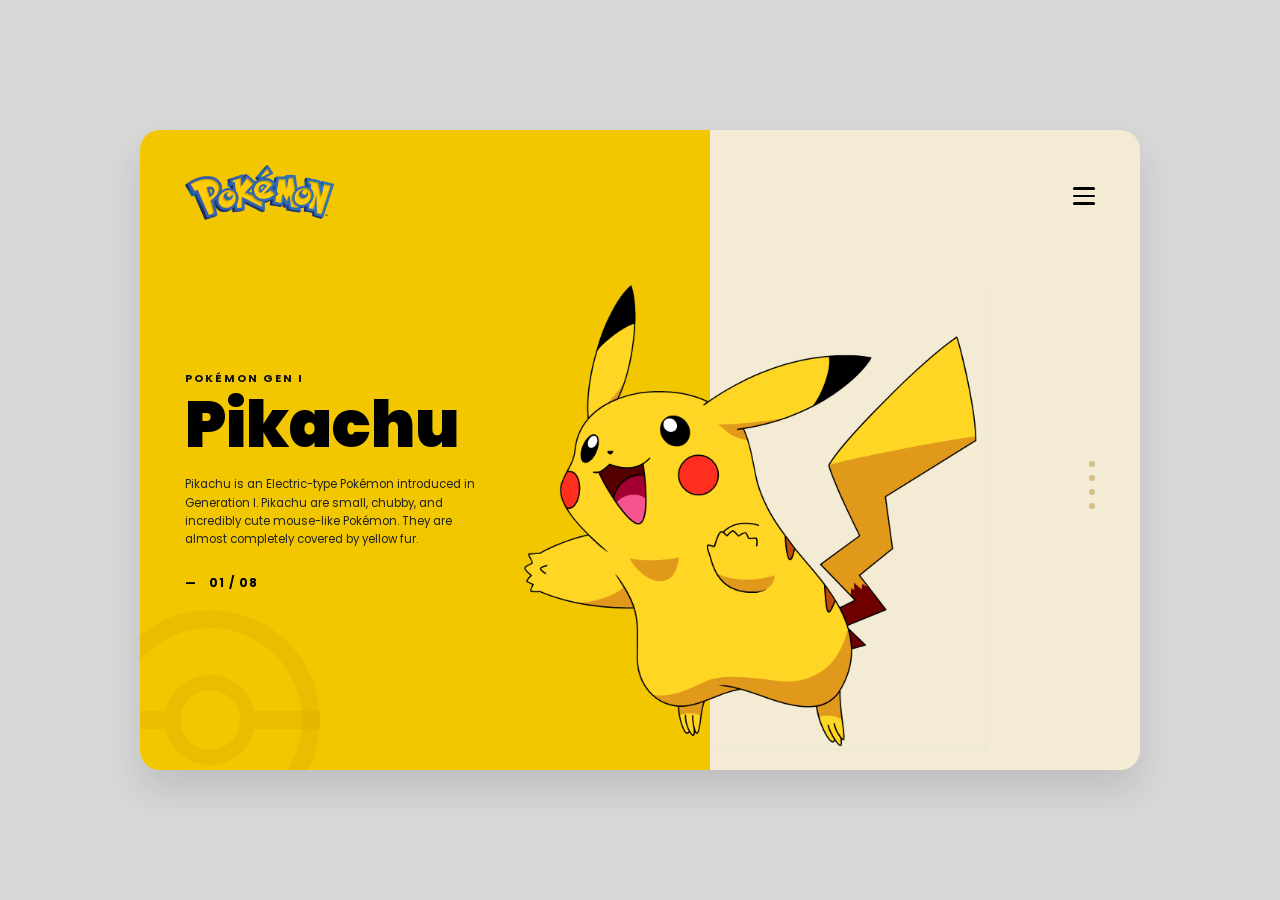
<file: Assignment_1/index.html>
<!DOCTYPE html>
<html lang="en">
<head>
  <meta charset="UTF-8" />
  <meta name="viewport" content="width=device-width, initial-scale=1.0"/>
  <title>Pokémon - Pikachu</title>
  <link href="https://fonts.googleapis.com/css2?family=Poppins:wght@400;600;700;800;900&display=swap" rel="stylesheet">
  <link rel="stylesheet" href="style.css">
</head>
<body>

  <div id="card">

    <div id="navbar">
      <div id="brand-logo"><img height="55px" width="auto" src="pngegg.png" alt="Pokémon"></div>
      <div id="hamburger-menu">
        <span></span>
        <span></span>
        <span></span>
      </div>
    </div>

    <div id="content-area">
      <div id="text-content">
        <p id="sub-heading">Pokémon Gen I</p>
        <h1 id="main-title">Pikachu</h1>
        <p id="description">
          Pikachu is an Electric-type Pokémon introduced in Generation I. Pikachu are small, chubby, and incredibly cute mouse-like Pokémon. They are almost completely covered by yellow fur.
        </p>
        <p id="pagination">— &nbsp; 01 / 08</p>
      </div>

      <img 
        src="pokemon_PNG26.png" 
        alt="Pikachu" 
        id="pikachu-img"
      />

      <div id="dots-nav">
        <div id="dot active"></div>
        <div id="dot"></div>
        <div id="dot"></div>
        <div id="dot"></div>
        <div id="dot"></div>
      </div>
    </div>

    <div id="pokeball-watermark"></div>
  </div>

</body>
</html>
</file>
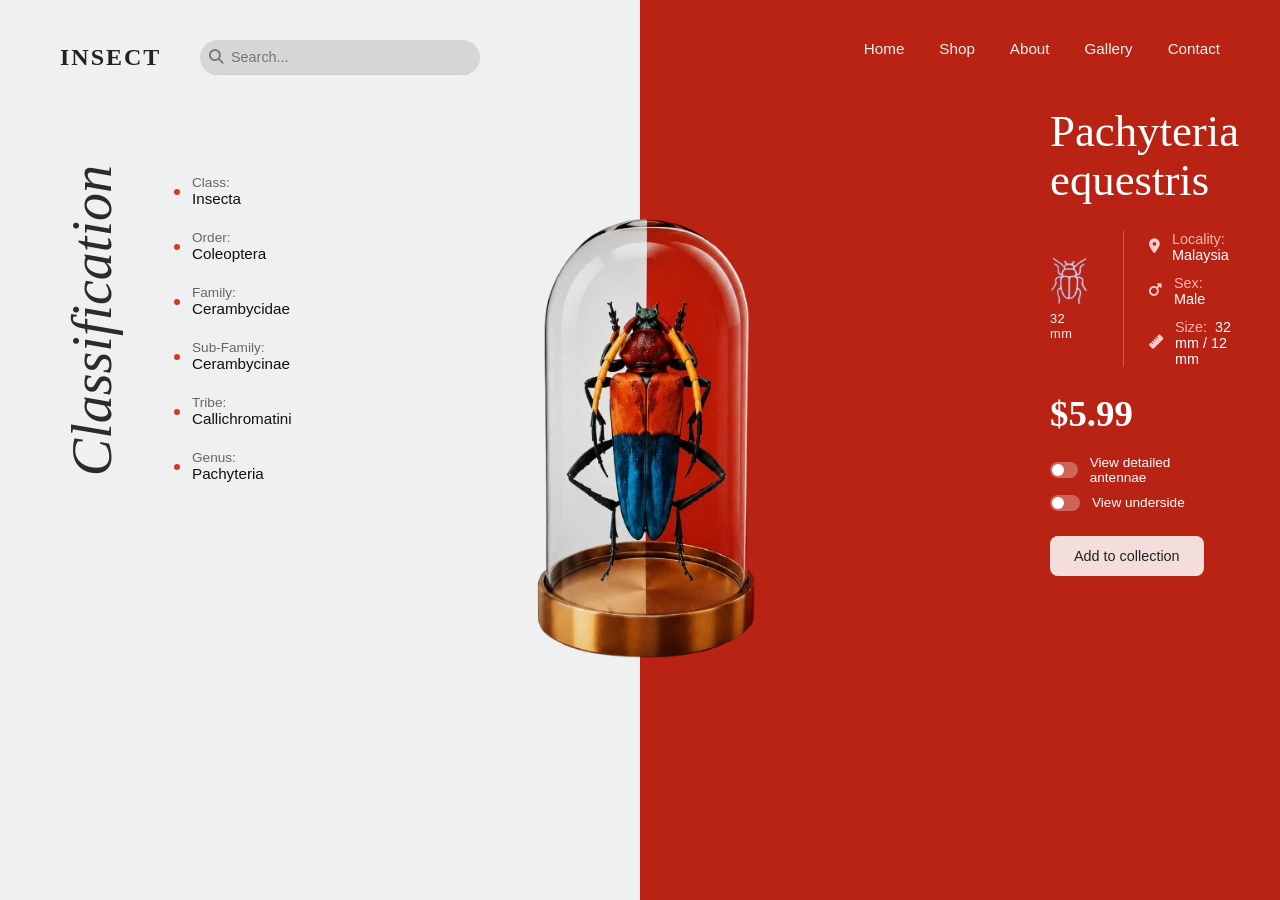
<file: Assignment_2/index.html>
<!DOCTYPE html>
<html lang="en">
<head>
    <meta charset="UTF-8">
    <meta name="viewport" content="width=device-width, initial-scale=1.0">
    <title>INSECT - Pachyteria equestris</title>
    <link rel="stylesheet" href="style.css">

    <link rel="stylesheet" href="https://cdnjs.cloudflare.com/ajax/libs/font-awesome/6.4.0/css/all.min.css">
</head>
<body>

    <div class="container">

        <div class="left-side">
            <header class="top-bar">
                <h1 class="logo">INSECT</h1>
                <div class="search-box">
                    <i class="fa-solid fa-magnifying-glass"></i>
                    <input type="text" placeholder="Search...">
                </div>
            </header>

            <div class="content-left">
                <h2 class="vertical-title">Classification</h2>
                
                <div class="classification-list">
                    <div class="class-item">
                        <span class="dot"></span>
                        <div class="class-text">
                            <span class="label">Class:</span>
                            <span class="value">Insecta</span>
                        </div>
                    </div>
                    <div class="class-item">
                        <span class="dot"></span>
                        <div class="class-text">
                            <span class="label">Order:</span>
                            <span class="value">Coleoptera</span>
                        </div>
                    </div>
                    <div class="class-item">
                        <span class="dot"></span>
                        <div class="class-text">
                            <span class="label">Family:</span>
                            <span class="value">Cerambycidae</span>
                        </div>
                    </div>
                    <div class="class-item">
                        <span class="dot"></span>
                        <div class="class-text">
                            <span class="label">Sub-Family:</span>
                            <span class="value">Cerambycinae</span>
                        </div>
                    </div>
                    <div class="class-item">
                        <span class="dot"></span>
                        <div class="class-text">
                            <span class="label">Tribe:</span>
                            <span class="value">Callichromatini</span>
                        </div>
                    </div>
                    <div class="class-item">
                        <span class="dot"></span>
                        <div class="class-text">
                            <span class="label">Genus:</span>
                            <span class="value">Pachyteria</span>
                        </div>
                    </div>
                </div>
            </div>
        </div>

        <div class="specimen-container">
            <img src="beetel-removebg-preview.png" alt="Pachyteria equestris Specimen" class="specimen-img">
        </div>

        <div class="right-side">
            <nav class="nav-links">
                <a href="#">Home</a>
                <a href="#">Shop</a>
                <a href="#">About</a>
                <a href="#">Gallery</a>
                <a href="#">Contact</a>
            </nav>

            <div class="content-right">
                <div class="title-group">
                    <h2>Pachyteria</h2>
                    <h2>equestris</h2>
                </div>

                <div class="info-grid-section">
                    <div class="beetle-graphic-col">

                        <img class="beetle-icon" src="beetel_logo-removebg-preview.png" alt="Beetel logo">
                        <span class="size-label-sub">32 mm</span>
                    </div>

                    <div class="specimen-stats">
                        <div class="stat-row">
                            <i class="fa-solid fa-location-dot"></i>
                            <div>
                                <span class="stat-label">Locality:</span>
                                <span class="stat-val">Malaysia</span>
                            </div>
                        </div>
                        <div class="stat-row">
                            <i class="fa-solid fa-mars"></i>
                            <div>
                                <span class="stat-label">Sex:</span>
                                <span class="stat-val">Male</span>
                            </div>
                        </div>
                        <div class="stat-row">
                            <i class="fa-solid fa-ruler"></i>
                            <div>
                                <span class="stat-label">Size:</span>
                                <span class="stat-val">32 mm / 12 mm</span>
                            </div>
                        </div>
                    </div>
                </div>

                <div class="price-section">
                    <span class="price">$5.99</span>
                </div>

                <div class="toggles">
                    <label class="switch-label">
                        <input type="checkbox">
                        <span class="slider"></span>
                        View detailed antennae
                    </label>
                    <label class="switch-label">
                        <input type="checkbox">
                        <span class="slider"></span>
                        View underside
                    </label>
                </div>

                <button class="btn-collect">Add to collection</button>
            </div>
        </div>
    </div>

</body>
</html>
</file>
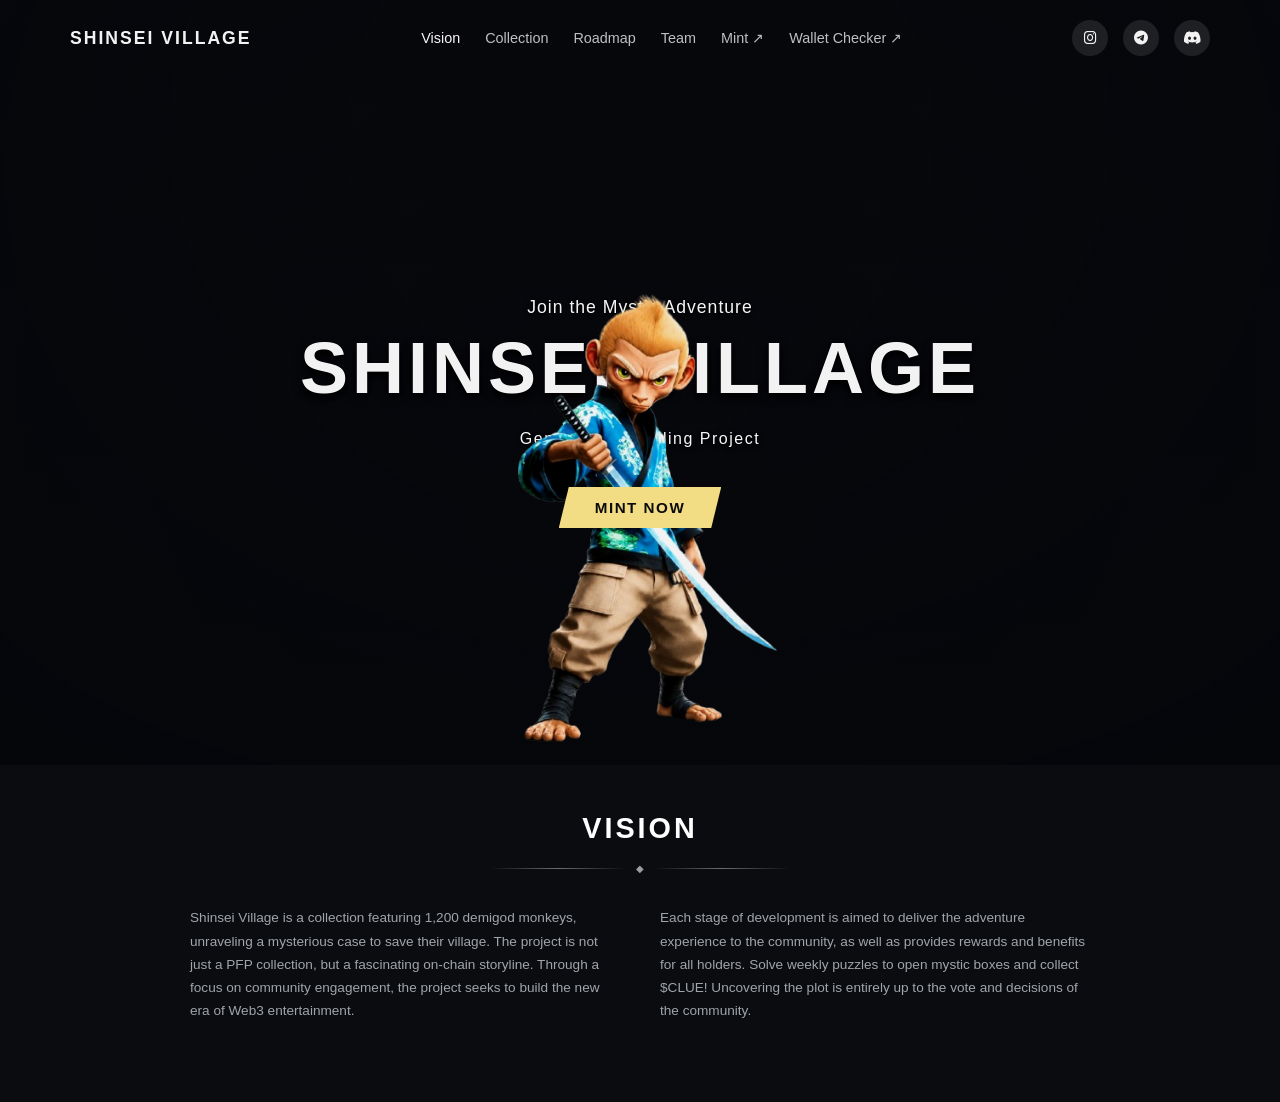
<file: Assignment_3/index.html>
<!DOCTYPE html>
<html lang="en">
<head>
  <meta charset="UTF-8">
  <meta name="viewport" content="width=device-width, initial-scale=1.0">
  <title>Shinsei Village Landing Page</title>
  <link rel="stylesheet" href="style.css">
  <link rel="stylesheet" href="https://cdnjs.cloudflare.com/ajax/libs/font-awesome/6.4.0/css/all.min.css">
</head>
<body>

  <main class="main-wrapper">

    <div class="top-section">
      <header class="hero">
        
        <nav class="navbar">
          <div class="nav-brand">
            <span class="logo-text">SHINSEI VILLAGE</span>
          </div>
          <ul class="nav-links">
            <li><a href="#vision" class="active">Vision</a></li>
            <li><a href="#collection">Collection</a></li>
            <li><a href="#roadmap">Roadmap</a></li>
            <li><a href="#team">Team</a></li>
            <li><a href="#mint">Mint ↗</a></li>
            <li><a href="#wallet">Wallet Checker ↗</a></li>
          </ul>
          <div class="social-icons">
            <a href="#"><i class="fa-brands fa-instagram"></i></a>
            <a href="#"><i class="fa-brands fa-telegram"></i></a>
            <a href="#"><i class="fa-brands fa-discord"></i></a>
          </div>
        </nav>

        <div class="hero-content">
          <p class="subtitle">Join the Mystic Adventure</p>
          <h1 class="title">SHINSEI VILLAGE</h1>
          <p class="tagline">Genuine Storytelling Project</p>

          <div class="character-wrapper">
            <img src="monkey.png" alt="Shinsei Village Character" class="character-img">
          </div>

          <button class="cta-btn">MINT NOW</button>
        </div>

        <div class="hero-curve"></div>
      </header>
    </div>

    <div class="bottom-section">
      <section class="vision-section" id="vision">
        <div class="container">
          
          <div class="section-title-wrapper">
            <h2 class="section-title">VISION</h2>
            <div class="title-divider">
              <span class="line"></span>
              <span class="diamond">◆</span>
              <span class="line"></span>
            </div>
          </div>

          <div class="vision-grid">
            <p class="vision-col-1">
              Shinsei Village is a collection featuring 1,200 demigod monkeys, unraveling a mysterious case to save their village. The project is not just a PFP collection, but a fascinating on-chain storyline. Through a focus on community engagement, the project seeks to build the new era of Web3 entertainment.
            </p>
            <p class="vision-col-2">
              Each stage of development is aimed to deliver the adventure experience to the community, as well as provides rewards and benefits for all holders. Solve weekly puzzles to open mystic boxes and collect $CLUE! Uncovering the plot is entirely up to the vote and decisions of the community.
            </p>
          </div>

        </div>
      </section>
    </div>

  </main>

</body>
</html>
</file>
<file: Assignment_1/style.css>
* {
  margin: 0;
  padding: 0;
  box-sizing: border-box;
  font-family: 'Poppins', sans-serif;
}

body {
  background-color: #d8d8d8;
  display: flex;
  justify-content: center;
  align-items: center;
  min-height: 100vh;
  padding: 20px;
}

#card {
  position: relative;
  width: 100%;
  max-width: 1000px;
  height: 640px;
  background: linear-gradient(to right, #f2c700 0%, #f2c700 57%, #f3ebd3 57%, #f3ebd3 100%);
  border-radius: 20px;
  box-shadow: 0 20px 40px rgba(0, 0, 0, 0.12);
  padding: 35px 45px;
  overflow: hidden;
  display: flex;
  flex-direction: column;
  justify-content: space-between;
}

#navbar {
  display: flex;
  justify-content: space-between;
  align-items: center;
  z-index: 10;
}

#hamburger-menu {
  display: flex;
  flex-direction: column;
  gap: 5px;
  cursor: pointer;
}

#hamburger-menu span {
  width: 22px;
  height: 2.5px;
  background-color: #000;
  border-radius: 2px;
}

#content-area {
  position: relative;
  height: 100%;
  display: flex;
  align-items: center;
}

#text-content {
  width: 48%;
  z-index: 5;
}

#sub-heading {
  font-size: 11px;
  font-weight: 700;
  letter-spacing: 2px;
  color: #111;
  text-transform: uppercase;
  margin-bottom: 6px;
}

#main-title {
  font-size: 64px;
  font-weight: 900;
  color: #000;
  line-height: 1;
  margin-bottom: 18px;
}

#description {
  font-size: 11.5px;
  line-height: 1.6;
  color: #222;
  max-width: 310px;
  margin-bottom: 25px;
  font-weight: 400;
}

#pagination {
  font-size: 12px;
  font-weight: 700;
  color: #000;
  letter-spacing: 1px;
}

#pikachu-img {
  position: absolute;
  right: 12%;
  bottom: -15px;
  height: 92%;
  z-index: 6;
  pointer-events: none;
}

#dots-nav {
  position: absolute;
  right: 0;
  top: 50%;
  transform: translateY(-50%);
  display: flex;
  flex-direction: column;
  gap: 8px;
  align-items: center;
  z-index: 10;
}

#dot {
  width: 6px;
  height: 6px;
  background-color: #d3be83;
  border-radius: 50%;
  cursor: pointer;
}

#dot.active {
  background-color: #000;
  width: 8px;
  height: 8px;
}

#pokeball-watermark {
  position: absolute;
  bottom: -60px;
  left: -40px;
  width: 220px;
  height: 220px;
  border: 18px solid rgba(215, 170, 0, 0.35);
  border-radius: 50%;
  pointer-events: none;
  z-index: 1;
}

#pokeball-watermark::before {
  content: '';
  position: absolute;
  top: 50%;
  left: -18px;
  width: 220px;
  height: 18px;
  background-color: rgba(215, 170, 0, 0.35);
  transform: translateY(-50%);
}

#pokeball-watermark::after {
  content: '';
  position: absolute;
  top: 50%;
  left: 50%;
  width: 60px;
  height: 60px;
  background-color: #f2c700;
  border: 15px solid rgba(215, 170, 0, 0.35);
  border-radius: 50%;
  transform: translate(-50%, -50%);
}
</file>
<file: Assignment_2/style.css>
* {
    margin: 0;
    padding: 0;
    box-sizing: border-box;
}

body {
    font-family: sans-serif;
    background-color: #111;
    color: #fff;
    height: 100vh;
    display: flex;
    justify-content: center;
    align-items: center;
    overflow: hidden;
}

.container {
    display: flex;
    width: 100vw;
    height: 100vh;
    position: relative;
}

.left-side {
    width: 50%;
    background-color: #eef0f2;
    color: #222;
    padding: 40px 60px;
    display: flex;
    flex-direction: column;
}

.top-bar {
    display: flex;
    justify-content: space-between;
    align-items: center;
}

.logo {
    font-family: serif;
    font-size: 1.5rem;
    letter-spacing: 2px;
    font-weight: 600;
}

.search-box {
    display: flex;
    align-items: center;
    background-color: #d6d6d6;
    border-bottom: 1px solid #ccc;
    padding: 9px;
    margin-right: 100px;
    width: 280px;
    border-radius: 25px;
}

.search-box i {
    color: #777;
    font-size: 0.9rem;
    margin-right: 8px;
}

.search-box input {
    border: none;
    background: transparent;
    outline: none;
    font-family: inherit;
    font-size: 0.9rem;
    color: #333;
    width: 100%;
}

.content-left {
    display: flex;
    align-items: flex-start;
    margin-top: 90px;
    position: relative;
}

.vertical-title {
    font-family: 'Cinzel', serif;
    font-size: 3.5rem;
    font-weight: 400;
    font-style: italic;
    writing-mode: vertical-rl;
    transform: rotate(180deg);
    margin-right: 50px;
    color: #2b2b2b;
}

.classification-list {
    display: flex;
    flex-direction: column;
    gap: 22px;
    margin-top: 10px;
}

.class-item {
    display: flex;
    align-items: center;
    gap: 12px;
}

.dot {
    width: 6px;
    height: 6px;
    background-color: #d9381e;
    border-radius: 50%;
}

.class-text .label {
    font-size: 0.85rem;
    color: #666;
    display: block;
}

.class-text .value {
    font-size: 0.95rem;
    font-weight: 500;
    color: #111;
}

.specimen-container {
    position: absolute;
    left: 50%;
    top: 50%;
    transform: translate(-50%, -50%);
    z-index: 10;
    pointer-events: none;
    text-align: center;
}

.specimen-img {
    height: 480px;
    object-fit: contain;
}


.right-side {
    width: 50%;
    background-color: #b82314;
    color: #fff;
    padding: 40px 60px;
    display: flex;
    flex-direction: column;
}

.nav-links {
    display: flex;
    justify-content: flex-end;
    gap: 35px;
}

.nav-links a {
    text-decoration: none;
    color: #f2f2f2;
    font-size: 0.95rem;
    font-weight: 300;
    transition: opacity 0.2s;
}

.nav-links a:hover {
    opacity: 0.7;
}

.content-right {
    margin-top: 50px;
    margin-left: 350px;
    max-width: 420px;
}

.title-group h2 {
    font-family: 'Cinzel', serif;
    font-size: 2.8rem;
    font-weight: 400;
    line-height: 1.1;
}

.info-grid-section {
    display: flex;
    align-items: center;
    gap: 35px;
    margin-top: 25px;
}

.beetle-graphic-col {
    display: flex;
    flex-direction: column;
    align-items: center;
    justify-content: center;
}

.beetle-icon {
    width: 38px;
    height: 48px;
    color: #fff;
    opacity: 0.9;
    margin-bottom: 6px;
}

.size-label-sub {
    font-size: 0.8rem;
    color: #f2f2f2;
    letter-spacing: 0.5px;
}

.specimen-stats {
    display: flex;
    flex-direction: column;
    gap: 12px;
    border-left: 1px solid rgba(255, 255, 255, 0.25);
    padding-left: 25px;
}

.stat-row {
    display: flex;
    align-items: center;
    gap: 12px;
    font-size: 0.9rem;
}

.stat-row i {
    width: 14px;
    color: #ffcccc;
    text-align: center;
}

.stat-label {
    color: #ffb3ad;
    margin-right: 4px;
}

.price-section {
    margin-top: 25px;
}

.price {
    font-family: 'Cinzel', serif;
    font-size: 2.3rem;
    font-weight: 600;
}

.toggles {
    margin-top: 20px;
    display: flex;
    flex-direction: column;
    gap: 10px;
}

.switch-label {
    display: flex;
    align-items: center;
    gap: 12px;
    font-size: 0.85rem;
    cursor: pointer;
    user-select: none;
}

.switch-label input {
    display: none;
}

.slider {
    position: relative;
    width: 30px;
    height: 16px;
    background-color: rgba(255, 255, 255, 0.3);
    border-radius: 20px;
    transition: 0.3s;
}

.slider::before {
    content: "";
    position: absolute;
    width: 12px;
    height: 12px;
    left: 2px;
    top: 2px;
    background-color: white;
    border-radius: 50%;
    transition: 0.3s;
}

.switch-label input:checked + .slider {
    background-color: #fff;
}

.switch-label input:checked + .slider::before {
    transform: translateX(14px);
    background-color: #b82314;
}

.btn-collect {
    margin-top: 25px;
    background-color: rgba(255, 255, 255, 0.85);
    color: #222;
    border: none;
    padding: 12px 24px;
    font-family: inherit;
    font-size: 0.9rem;
    font-weight: 500;
    border-radius: 8px;
    cursor: pointer;
    transition: background 0.2s;
}

.btn-collect:hover {
    background-color: #fff;
}
</file>
<file: Assignment_3/style.css>
*
{
  margin: 0;
  padding: 0;
  box-sizing: border-box;
}

body {
  font-family: 'Segoe UI', Tahoma, Geneva, Verdana, sans-serif;
  background-color: #0b0c10;
  color: #ffffff;
  line-height: 1.6;
  overflow-x: hidden;
}

.main-wrapper {
  display: grid;
  grid-template-areas:
    "top"
    "bottom";
  grid-template-columns: 1fr;
  width: 100%;
}
.top-section {
  grid-area: top;
  width: 100%;
}

.bottom-section {
  grid-area: bottom;
  width: 100%;
}

.hero {
  position: relative;
  width: 100%;
  min-height: 85vh;

  background-image: radial-gradient(circle at center, rgba(11, 12, 16, 0.2) 0%, rgba(11, 12, 16, 0.85) 100%),
    linear-gradient(to bottom, rgba(11, 12, 16, 0.5) 0%, rgba(11, 12, 16, 0.9) 100%),
              url('https://images.unsplash.com/photo-1518709268805-4e9042af9f23?q=80&w=1600');
   background-size: cover;
  background-position: center top;
  background-repeat: no-repeat;
  filter: contrast(105%) brightness(95%);
  display: flex;
  flex-direction: column;
  justify-content: space-between;
  align-items: center;
  padding-bottom: 60px;
}


.navbar {
  position: relative;
  width: 100%;
  max-width: 1200px;
  display: flex;
  justify-content: space-between;
  align-items: center;
  padding: 20px 30px;
  z-index: 10;
}

.nav-brand .logo-text {
  font-weight: 800;
  font-size: 1.1rem;
  letter-spacing: 2px;
}

.nav-links {
  display: flex;
  list-style: none;
  gap: 25px;
}

.nav-links a {
  color: #c5c6c7;
  text-decoration: none;
  font-size: 0.9rem;
  font-weight: 500;
  transition: color 0.3s;
}

.nav-links a:hover,
.nav-links a.active {
  color: #ffffff;
}

.social-icons {
  display: flex;
  gap: 15px;
}

.social-icons a {
  color: #ffffff;
  background: rgba(255, 255, 255, 0.1);
  width: 36px;
  height: 36px;
  border-radius: 50%;
  display: flex;
  justify-content: center;
  align-items: center;
  text-decoration: none;
  font-size: 0.9rem;

  transition: background 0.3s;
}

.social-icons a:hover {
  background: rgba(255, 255, 255, 0.25);
}


.hero-content {
  position: relative; 
  display: flex;
  flex-direction: column;
  align-items: center;
  text-align: center;
  margin-top: 40px;
  z-index: 5;
}

.subtitle {
  font-size: 1.1rem;
  letter-spacing: 1px;
  margin-bottom: -10px;
  text-shadow: 0 2px 4px rgba(0, 0, 0, 0.8);
}

.title {
  font-size: 4.5rem;
  font-weight: 900;
  letter-spacing: 4px;
  color: #ffffff;
  text-shadow: 0 4px 10px rgba(0, 0, 0, 0.8);
  margin-bottom: 0px;
}

.tagline {
  font-size: 1rem;
  letter-spacing: 1.5px;
  margin-bottom: 35px;
  text-shadow: 0 2px 4px rgba(0, 0, 0, 0.8);
}


.character-wrapper {
  position: absolute;
  top: -10px;
  left: 50%;
  transform: translateX(-50%);

  pointer-events: none;
}

.character-img {
  width: 380px;
  height: auto;
}


.cta-btn {
  position: relative;


  background-color: #fce38a;
  color: #111;
  font-weight: 700;
  font-size: 0.95rem;
  padding: 12px 36px;
  border: none;
  cursor: pointer;
  letter-spacing: 1.5px;
  box-shadow: 0 4px 15px rgba(0, 0, 0, 0.4);
  clip-path: polygon(10px 0, 100% 0, calc(100% - 10px) 100%, 0 100%);
  transition: transform 0.2s, background-color 0.3s;
}

.cta-btn:hover {
  background-color: #fcd55c;
  transform: scale(1.05);
}


.vision-section {
  position: relative;
  background-color: #0b0c10;
  padding: 40px 20px 80px 20px;
  
}

.container {
  max-width: 900px;
  margin: 0 auto;
}

.section-title-wrapper {
  display: flex;
  flex-direction: column;
  align-items: center;
  margin-bottom: 30px;
}

.section-title {
  font-size: 1.8rem;
  letter-spacing: 3px;
  font-weight: 800;
}

.title-divider {
  display: flex;
  align-items: center;
  gap: 10px;
  width: 300px;
  margin-top: 10px;
}

.title-divider .line {
  flex: 1;
  height: 1px;
  background: linear-gradient(90deg, transparent, rgba(255, 255, 255, 0.4), transparent);
}

.title-divider .diamond {
  font-size: 0.6rem;
  color: rgba(255, 255, 255, 0.6);
}


.vision-grid {
  display: grid;
  grid-template-columns: 1fr 1fr;
  grid-template-areas: "col1 col2";
  gap: 40px;

}

.vision-col-1 {
  grid-area: col1;
  font-size: 0.85rem;
  color: #a0a5ab;
  line-height: 1.7;
}

.vision-col-2 {
  grid-area: col2;
  font-size: 0.85rem;
  color: #a0a5ab;
  line-height: 1.7;

}


@media (max-width: 768px) {
  .nav-links {
    display: none;
  }

  .title {
    font-size: 2.8rem;
  }

  .vision-grid {
    grid-template-columns: 1fr;
    grid-template-areas:
      "col1"
      "col2";
    gap: 20px;
  }
}
</file>
